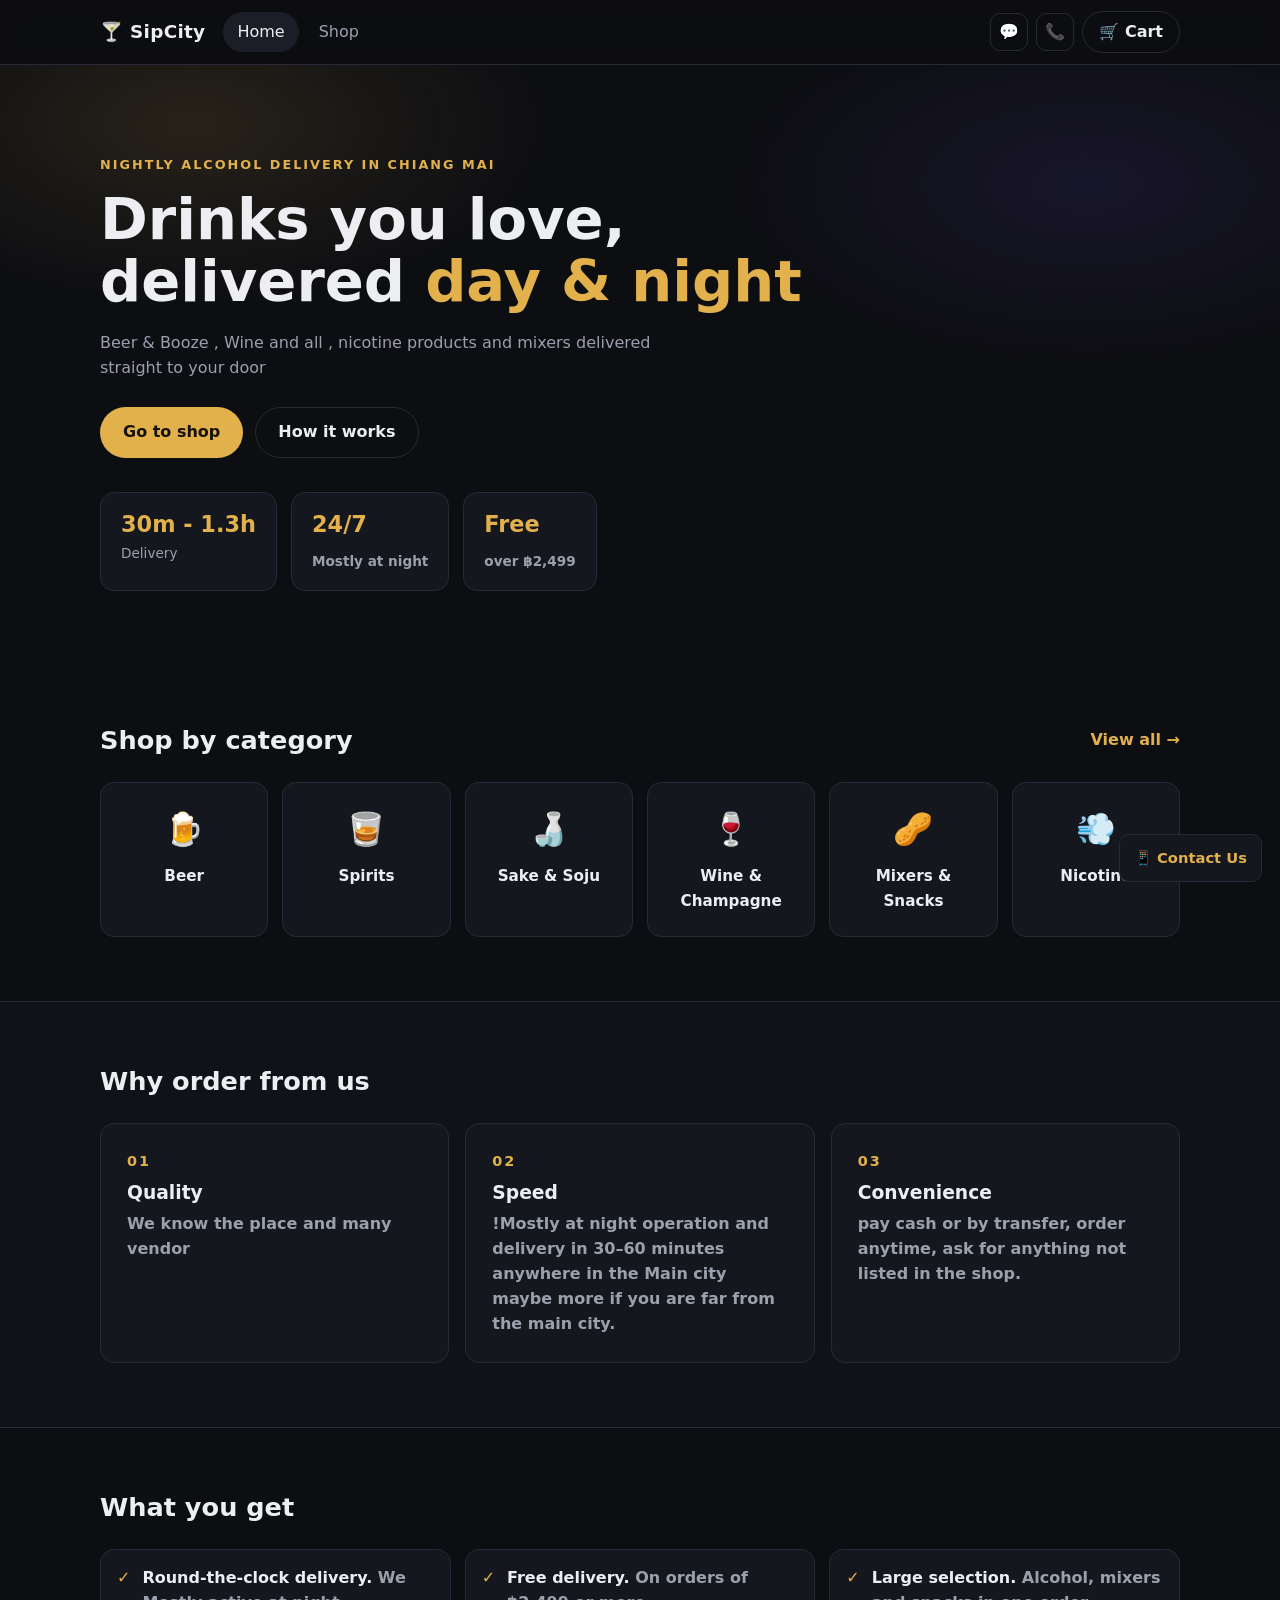
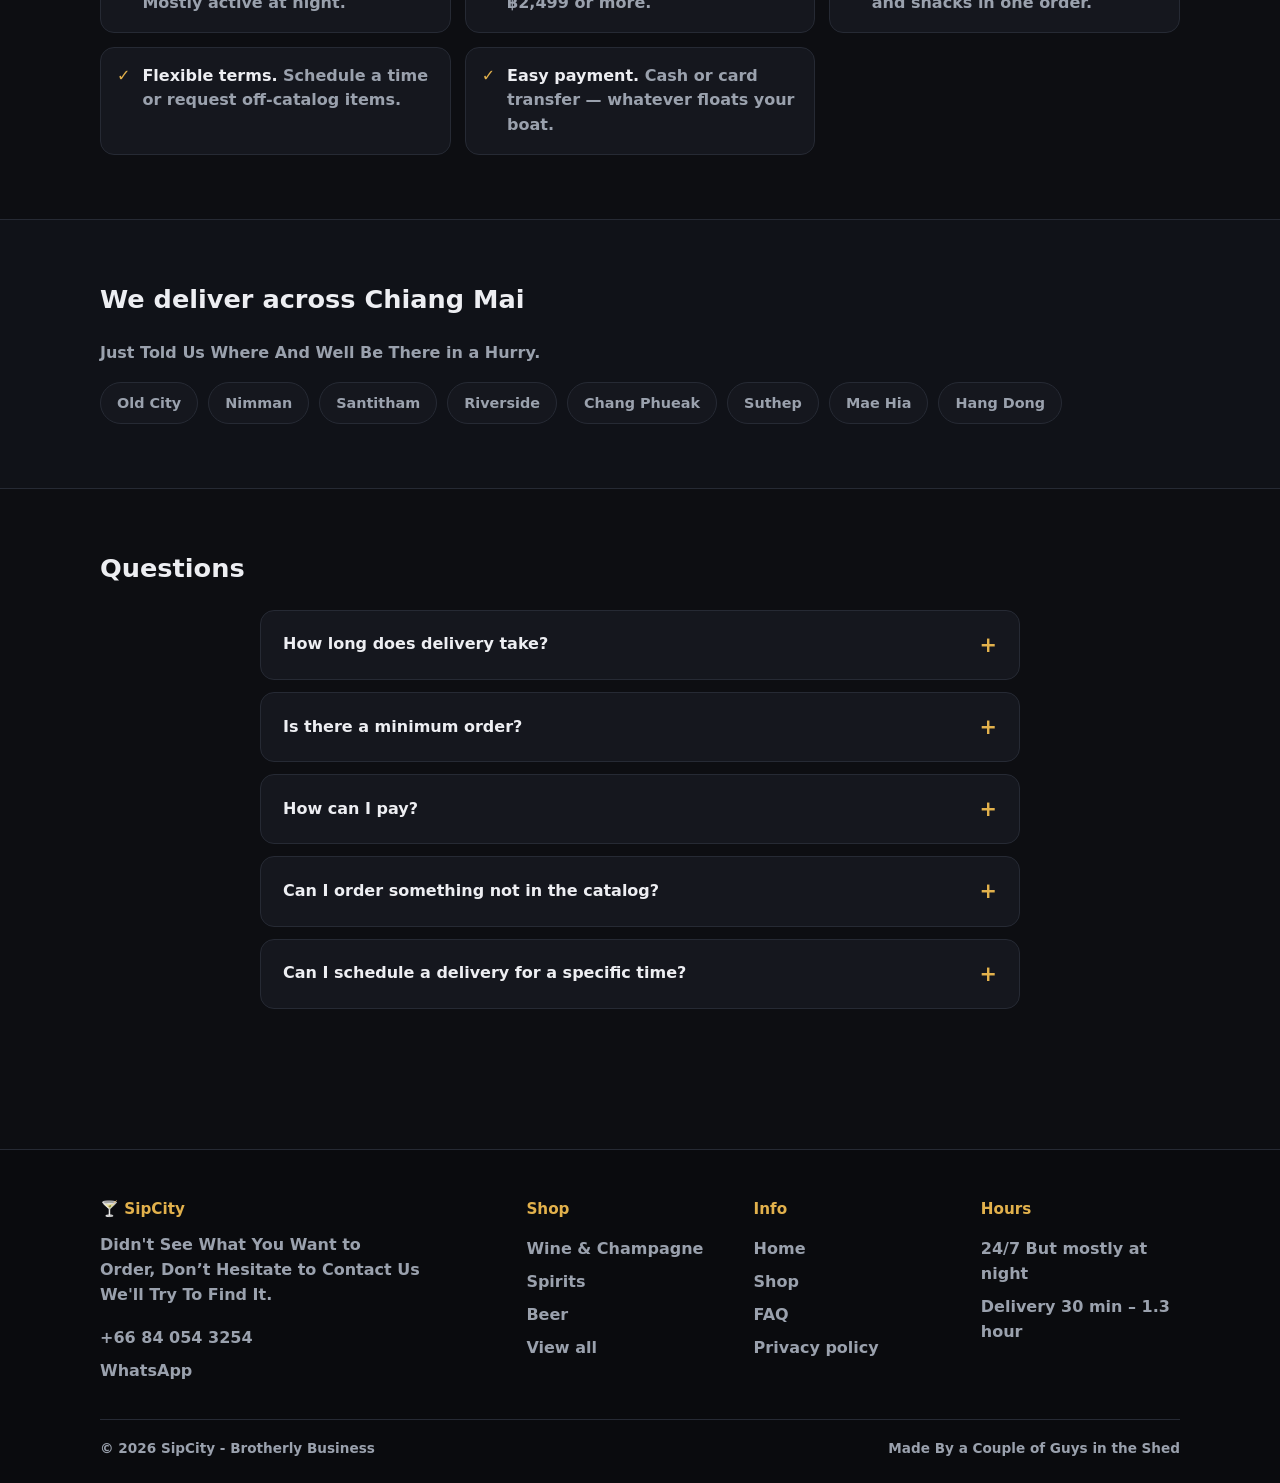
<file: index.html>
<!DOCTYPE html>
<html lang="en">
<head>
  <meta charset="UTF-8" />
  <meta name="viewport" content="width=device-width, initial-scale=1.0" />
  <title>SipCity — 24/7 Alcohol Delivery </title>
  <meta name="description" content="Static template: 24/7 alcohol delivery landing page. All content is a placeholder." />
  <link rel="icon" href="data:image/svg+xml,<svg xmlns='http://www.w3.org/2000/svg' viewBox='0 0 100 100'><text y='.9em' font-size='90'>🍸</text></svg>" />
  <link rel="stylesheet" href="css/styles.css" />
</head>
<body>

  <!-- ================= HEADER ================= -->
  <header class="header">
    <div class="container header__inner">
      <a class="logo" href="index.html">🍸 <span data-brand>SipCity</span></a>
      <nav class="nav">
        <a href="index.html" class="nav__link nav__link--active">Home</a>
        <a href="shop.html" class="nav__link">Shop</a>
      </nav>
      <div class="header__actions">
        <!-- CONTACT PLACEHOLDERS: hrefs come from js/data.js -->
        <a class="icon-btn" data-wa href="#" target="_blank" rel="noopener" title="WhatsApp">💬</a>
        <a class="icon-btn" data-tel href="#" title="Call">📞</a>
        <button class="btn btn--cart" type="button" data-cart-open>🛒 Cart <span class="cart-badge" data-cart-badge style="display:none">0</span></button>
      </div>
    </div>
  </header>

  <main>
    <!-- ================= HERO ================= -->
    <section class="hero">
      <div class="container hero__inner">
        <p class="hero__kicker">nightly alcohol delivery in <span data-city>Chiang Mai</span></p>
        <h1 class="hero__title">Drinks you love,<br />delivered <span class="accent">At Night</span></h1>
        <p class="hero__text">
         
        </p>
        <div class="hero__cta">
          <a class="btn btn--primary" href="shop.html" data-i18n="goToShop">Go to shop</a>
          <a class="btn btn--ghost" href="#faq" data-i18n="howItWorks">How it works</a>
        </div>
        <ul class="hero__stats">
          <li><strong>30m - 1.3h</strong><span>Delivery</span></li>
          <li><strong>24/7<strong><span>Mostly at night</span></li>
          <li><strong>Free</strong><span>over <span data-free-min>฿2,499</span></span></li>
        </ul>
      </div>
    </section>

    <!-- ================= CATEGORIES ================= -->
    <section class="section">
      <div class="container">
        <div class="section__head">
          <h2 data-i18n="shopByCategory">Shop by category</h2>
          <a class="link" href="shop.html" data-i18n="viewAll">View all →</a>
        </div>
        <div class="cat-grid" id="catGrid"><!-- tiles injected by js/app.js --></div>
      </div>
    </section>

    <!-- ================= WHY US ================= -->
    <section class="section section--alt">
      <div class="container">
        <div class="section__head"><h2 data-i18n="whyOrder">Why order from us</h2></div>
        <div class="why-grid">
          <div class="why-card">
            <div class="why-card__num">01</div>
            <h3 data-i18n="quality">Quality</h3>
            <p>We know the place and many vendor</p>
          </div>
          <div class="why-card">
            <div class="why-card__num">02</div>
            <h3 data-i18n="speed">Speed</h3>
            <p>!Mostly at night operation and delivery in 30–60 minutes anywhere in the Main city maybe more if you are far from the main city.</p>
          </div>
          <div class="why-card">
            <div class="why-card__num">03</div>
            <h3 data-i18n="convenience">Convenience</h3>
            <p>pay cash or by transfer, order anytime, ask for anything not listed in the shop.</p>
          </div>
        </div>
      </div>
    </section>

    <!-- ================= FEATURES ================= -->
    <section class="section">
      <div class="container">
        <div class="section__head"><h2 data-i18n="whatYouGet">What you get</h2></div>
        <ul class="feature-list">
          <li><span class="check">✓</span><span><strong data-i18n="roundTheClock">Round-the-clock delivery.</strong> <span class="muted">We Mostly active at night.</span></span></li>
          <li><span class="check">✓</span><span><strong data-i18n="freeDelivery">Free delivery.</strong> <span class="muted">On orders of <span data-free-min>฿2,499</span> or more.</span></span></li>
          <li><span class="check">✓</span><span><strong data-i18n="largeSelection">Large selection.</strong> <span class="muted">Alcohol, mixers and snacks in one order.</span></span></li>
          <li><span class="check">✓</span><span><strong data-i18n="flexibleTerms">Flexible terms.</strong> <span class="muted">Schedule a time or request off-catalog items.</span></span></li>
          <li><span class="check">✓</span><span><strong data-i18n="easyPayment">Easy payment.</strong> <span class="muted">Cash or card transfer — whatever floats your boat.</span></span></li>
        </ul>
      </div>
    </section>

    <!-- ================= DELIVERY AREAS ================= -->
    <section class="section section--alt">
      <div class="container">
        <div class="section__head"><h2 data-i18n="deliverAcross">We deliver across <span data-city>Chiang Mai</span></h2></div>
        <p class="muted" style="margin-top:0">Just Told Us Where And Well Be There in a Hurry.</p>
        <div class="chips">
          <span class="chip">Old City</span>
          <span class="chip">Nimman</span>
          <span class="chip">Santitham</span>
          <span class="chip">Riverside</span>
          <span class="chip">Chang Phueak</span>
          <span class="chip">Suthep</span>
          <span class="chip">Mae Hia</span>
          <span class="chip">Hang Dong</span>
        </div>
      </div>
    </section>

    <!-- ================= FAQ ================= -->
    <section class="section" id="faq">
      <div class="container">
        <div class="section__head"><h2 data-i18n="questions">Questions</h2></div>
        <div class="faq">
          <details>
            <summary>How long does delivery take?</summary>
            <p>typically 30 minutes to 1.3 hour, depending on your location and , depending on where are you and the amount of order.</p>
          </details>
          <details>
            <summary>Is there a minimum order?</summary>
            <p> no minimum, Delivery is free on orders of <span data-free-min>฿2,499</span> or more.</p>
          </details>
          <details>
            <summary>How can I pay?</summary>
            <p>cash on delivery or bank/card transfer.</p>
          </details>
          <details>
            <summary>Can I order something not in the catalog?</summary>
            <p>yes, message us and we will try to source it, we'll let you know if we have it on our hand.</p>
          </details>
          <details>
            <summary>Can I schedule a delivery for a specific time?</summary>
            <p>yes, pick a convenient and reasonable time slot in the order notes or via messenger.</p>
          </details>
        </div>
      </div>
    </section>
  </main>

  <!-- ================= FOOTER ================= -->
  <footer class="footer">
    <div class="container">
      <div class="footer__grid">
        <div>
          <h4>🍸 <span data-brand>SipCity</span></h4>
          <p>Didn't See What You Want to Order, Don’t Hesitate to Contact Us We'll Try To Find It.</p>
          <!-- CONTACT PLACEHOLDERS -->
          <a data-tel href="#"><span data-phone>+66 XX XXX XXXX</span></a>
          <a data-wa href="#" target="_blank" rel="noopener">WhatsApp</a>
        </div>
        <div>
          <h4 data-i18n="footerShop">Shop</h4>
          <a href="shop.html?cat=wine">Wine &amp; Champagne</a>
          <a href="shop.html?cat=spirits">Spirits</a>
          <a href="shop.html?cat=beer">Beer</a>
          <a href="shop.html" data-i18n="viewAllNoArrow">View all</a>
        </div>
        <div>
          <h4 data-i18n="footerInfo">Info</h4>
          <a href="index.html" data-i18n="home">Home</a>
          <a href="shop.html" data-i18n="shop">Shop</a>
          <a href="#faq" data-i18n="faq">FAQ</a>
          <a href="#" title="Add your privacy policy page" data-i18n="privacyPolicy">Privacy policy</a>
        </div>
        <div>
          <h4 data-i18n="footerHours">Hours</h4>
          <a data-i18n="hours24_7">24/7</a>
          <a data-i18n="deliveryTime">Delivery 30 min–1.30 hour</a>
        </div>
      </div>
      <div class="footer__bottom">
        <span>© 2026 <span data-brand>SipCity</span> - Brotherly Business</span>
        <span>Made By a Couple of Guys in the Shed</span>
      </div>
    </div>
  </footer>

  <script src="js/data.js"></script>
  <script src="js/app.js"></script>
</body>
</html>
</file>
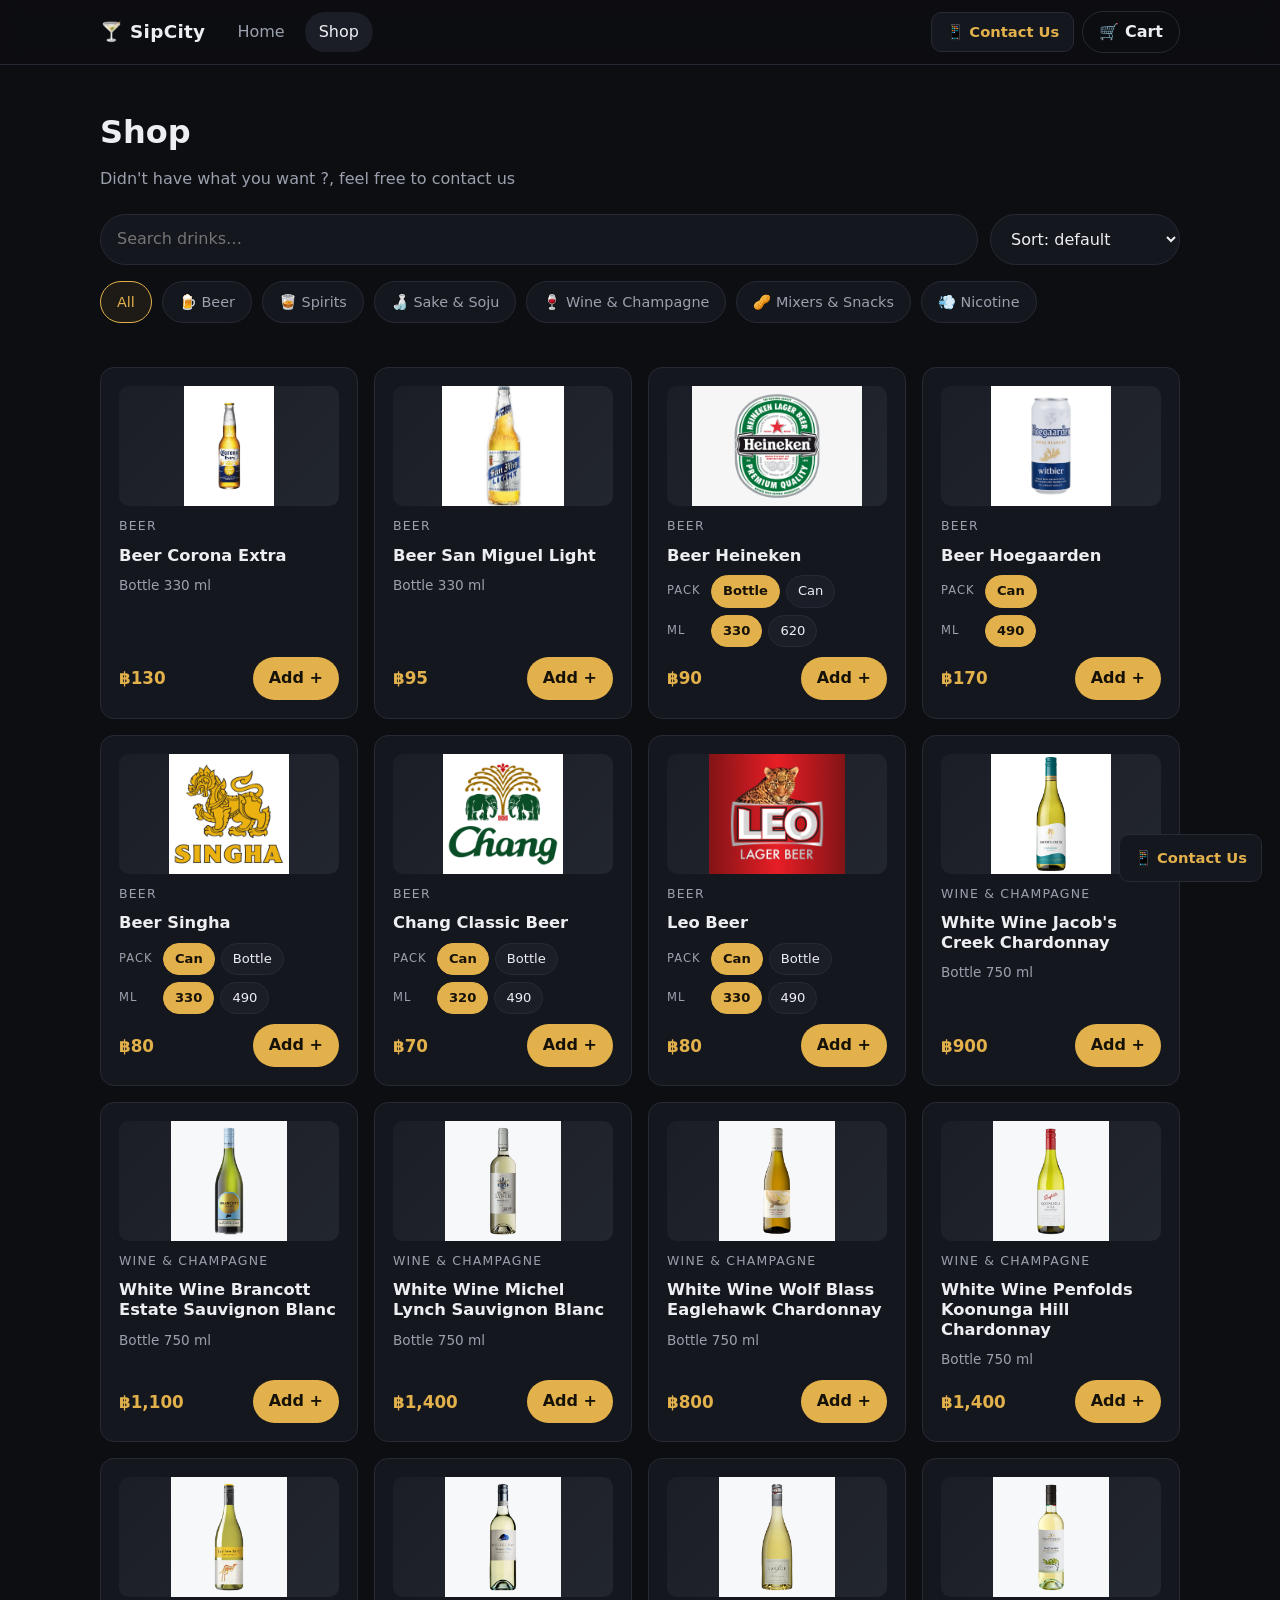
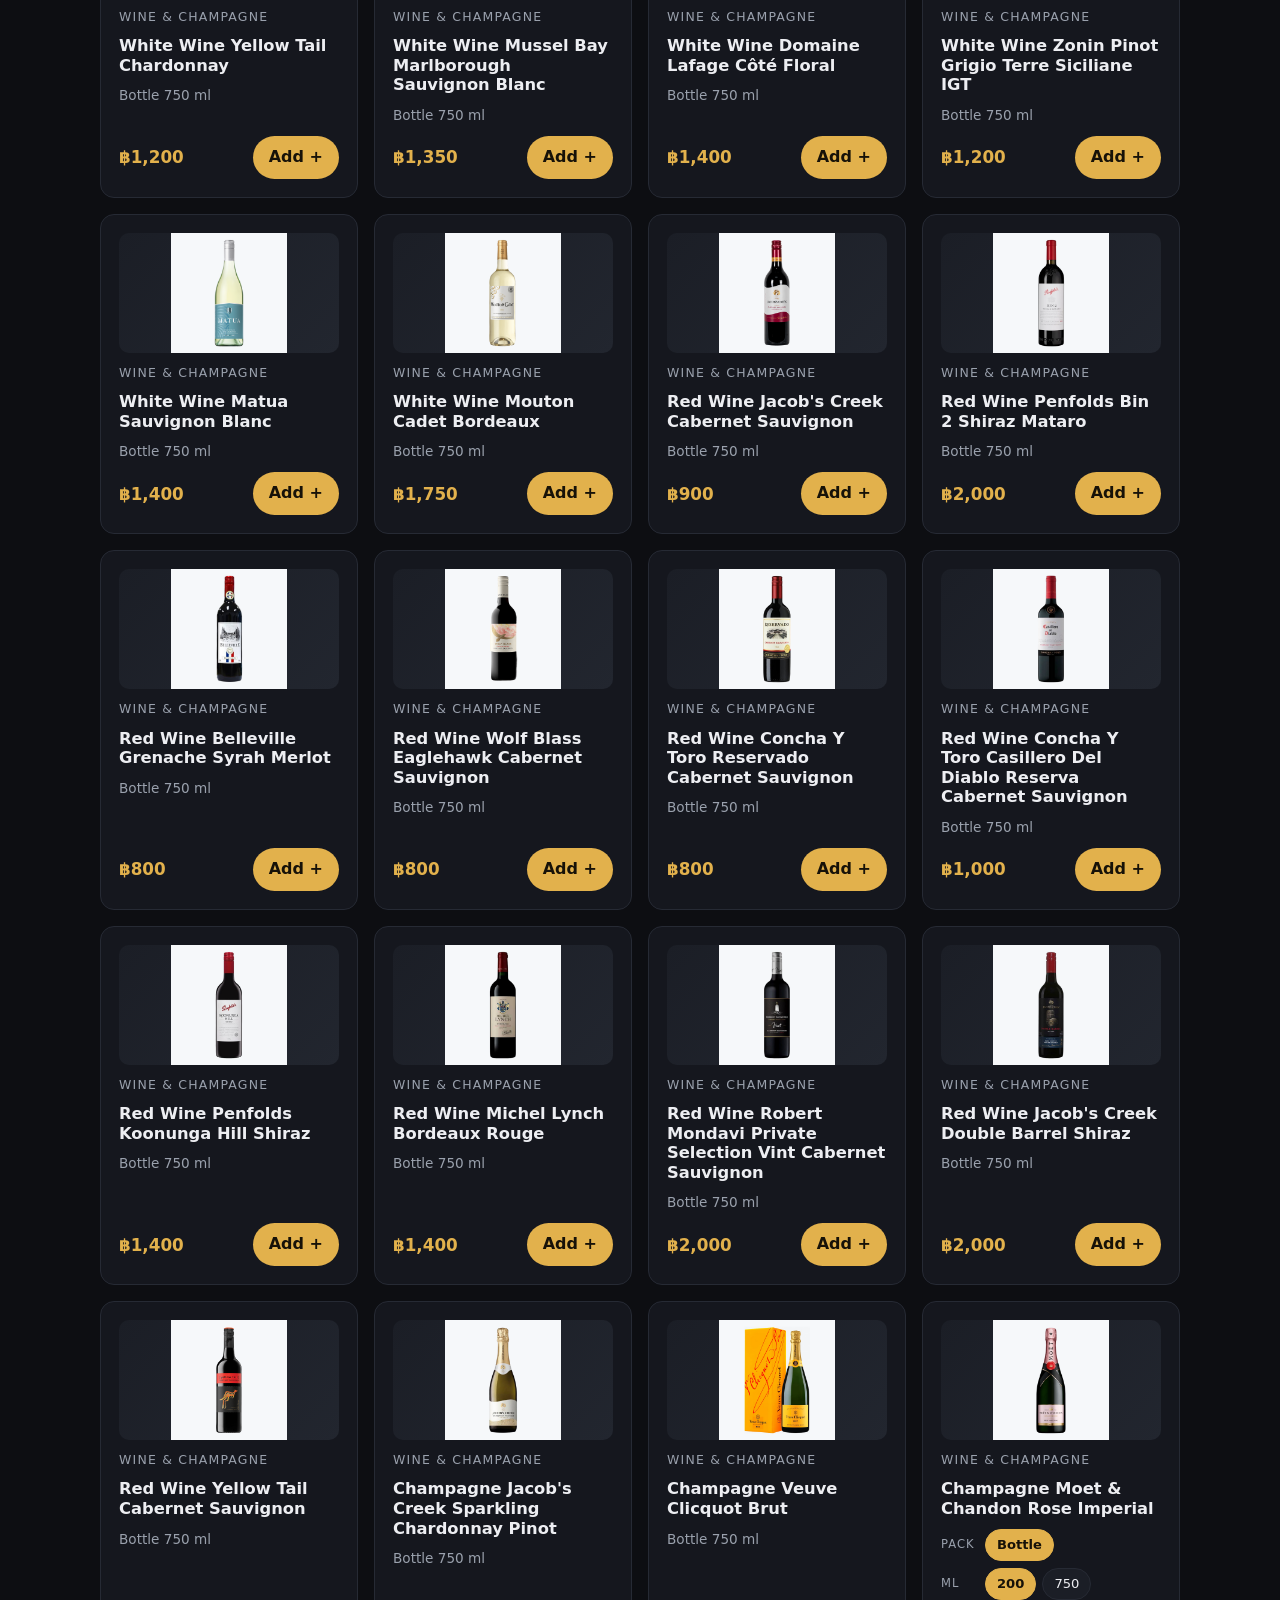
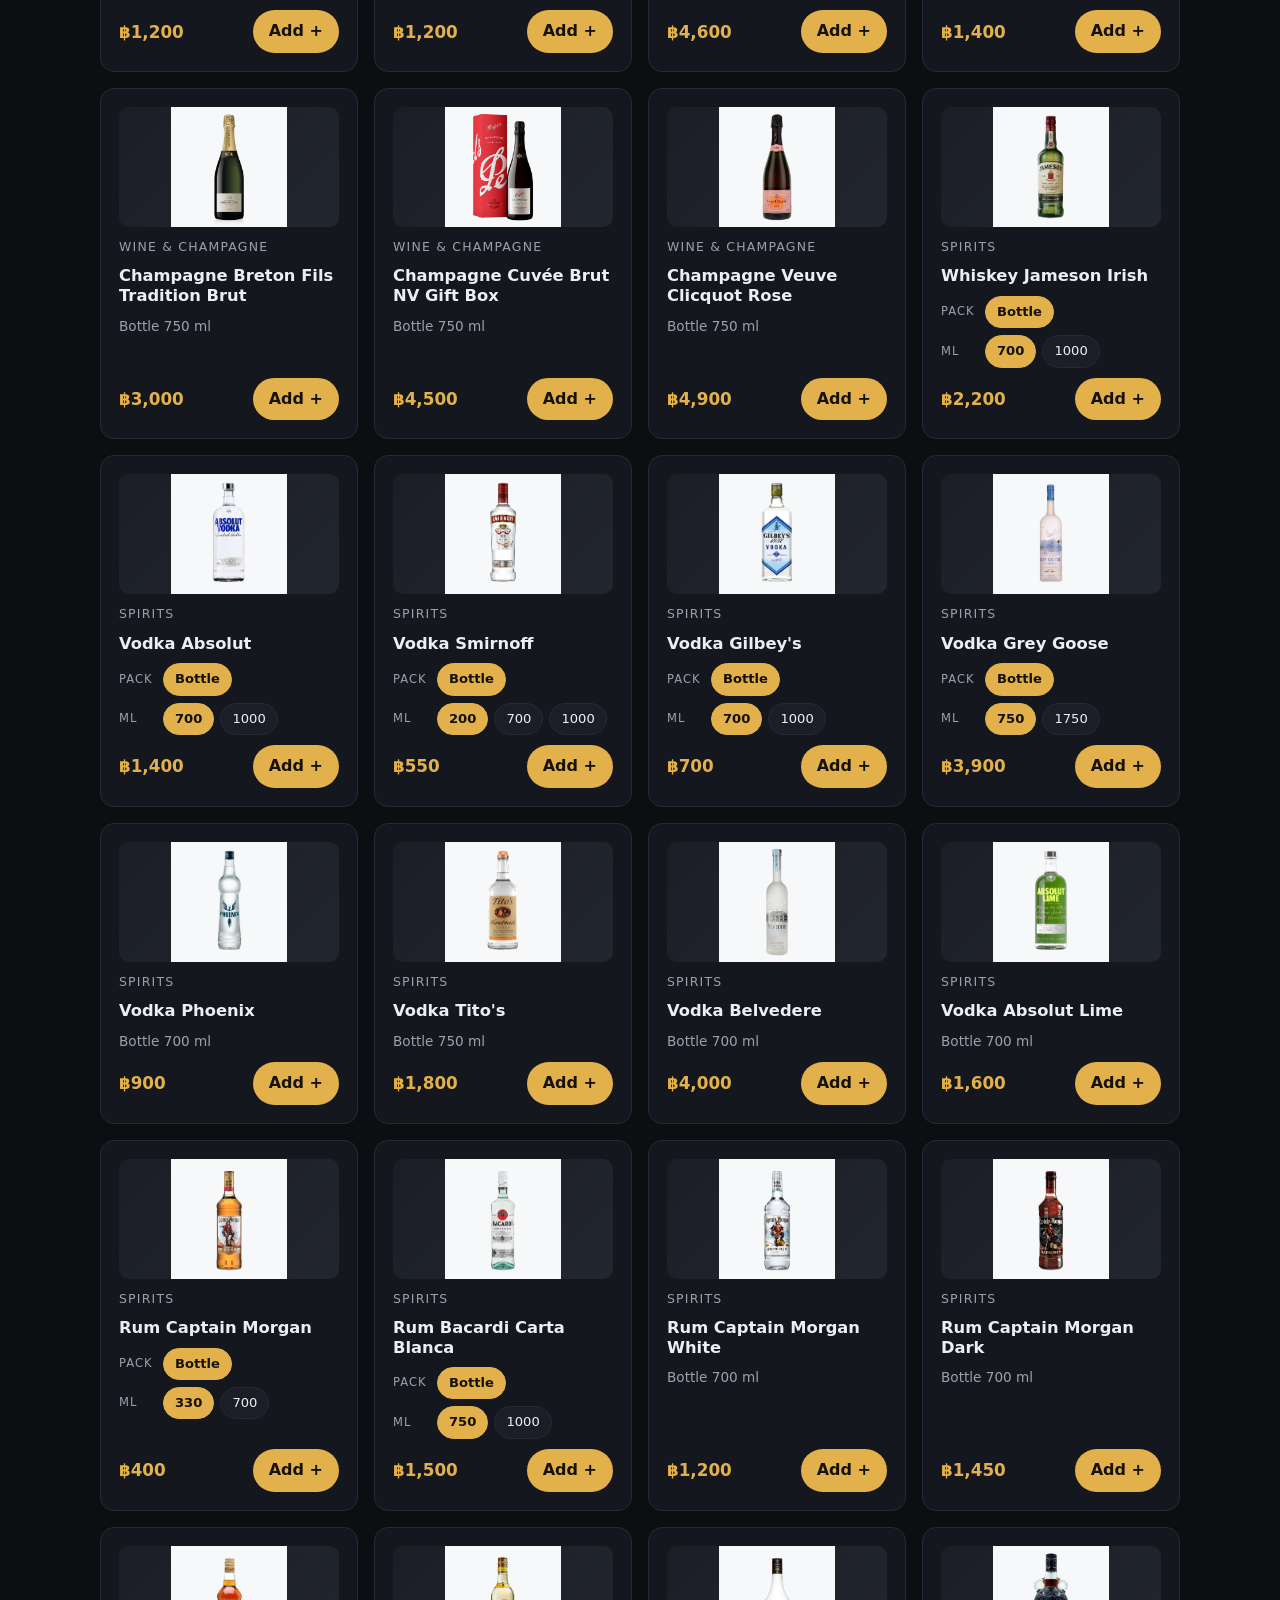
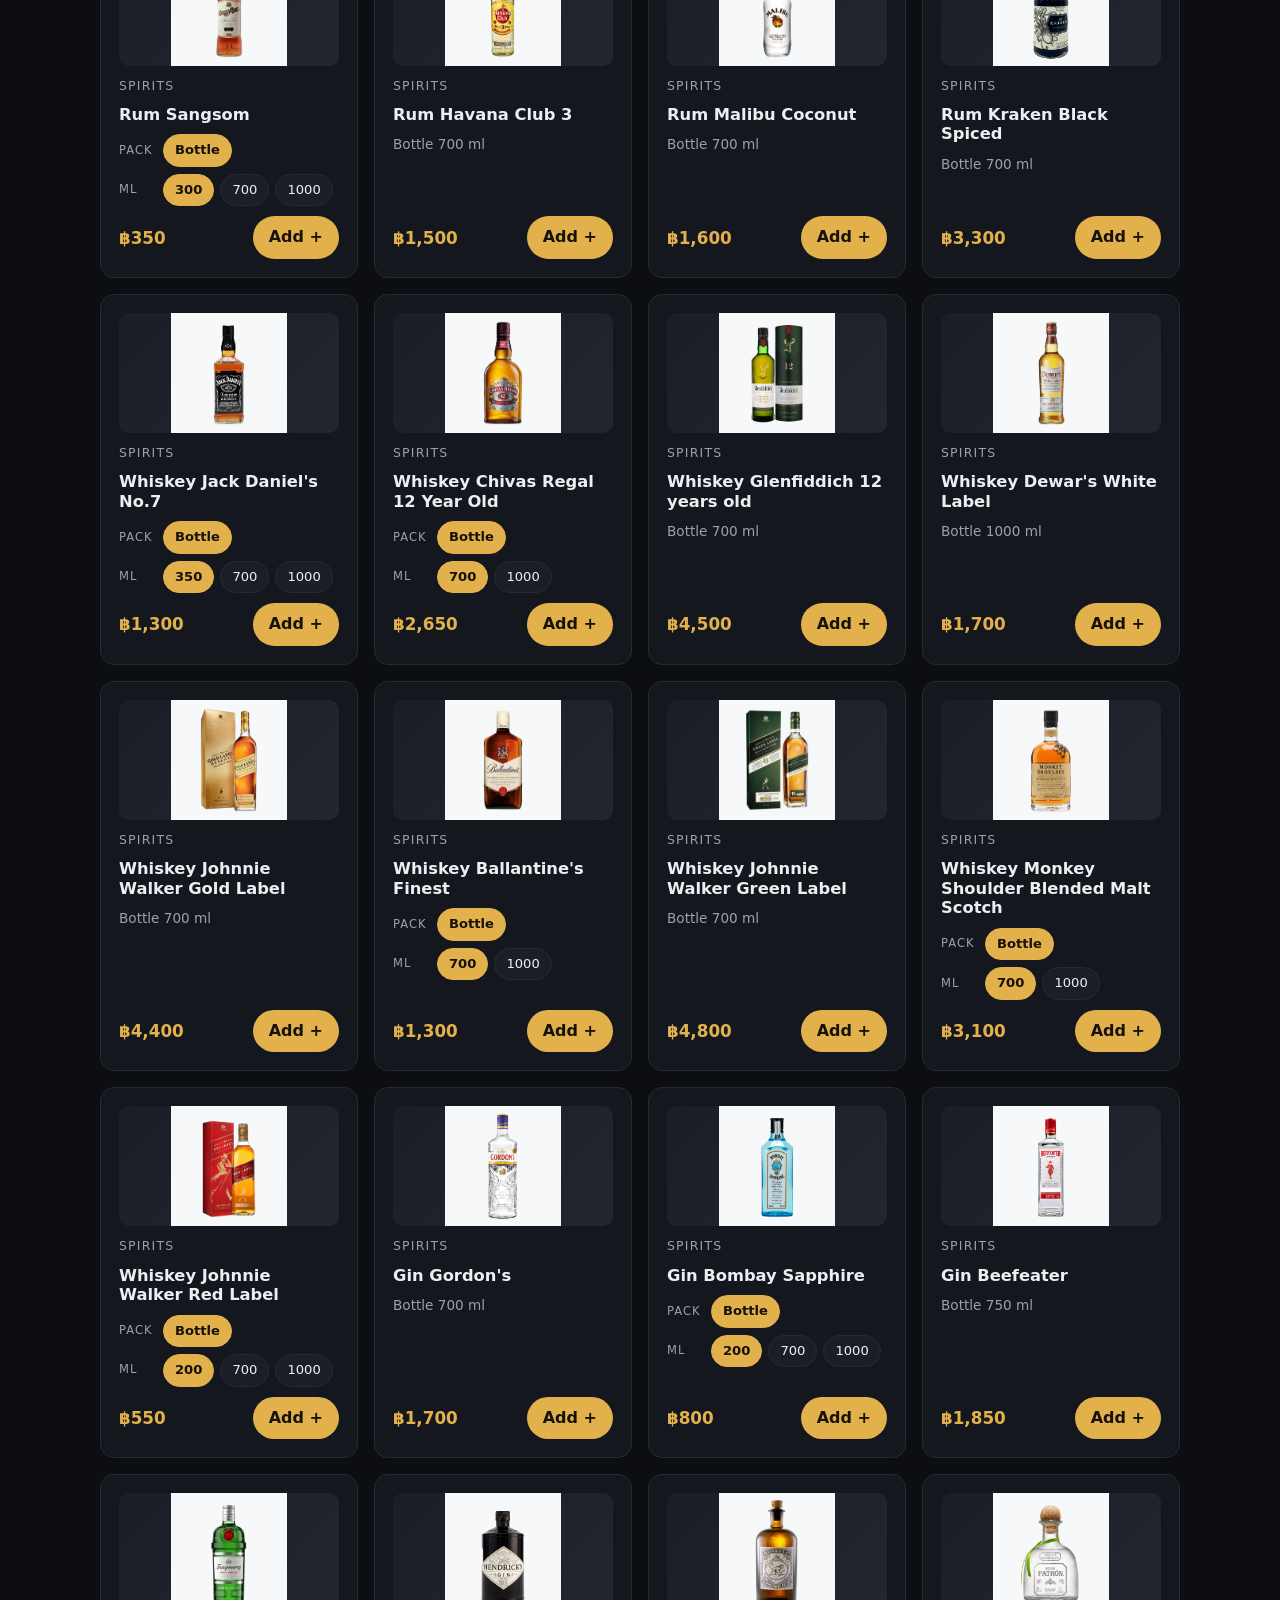
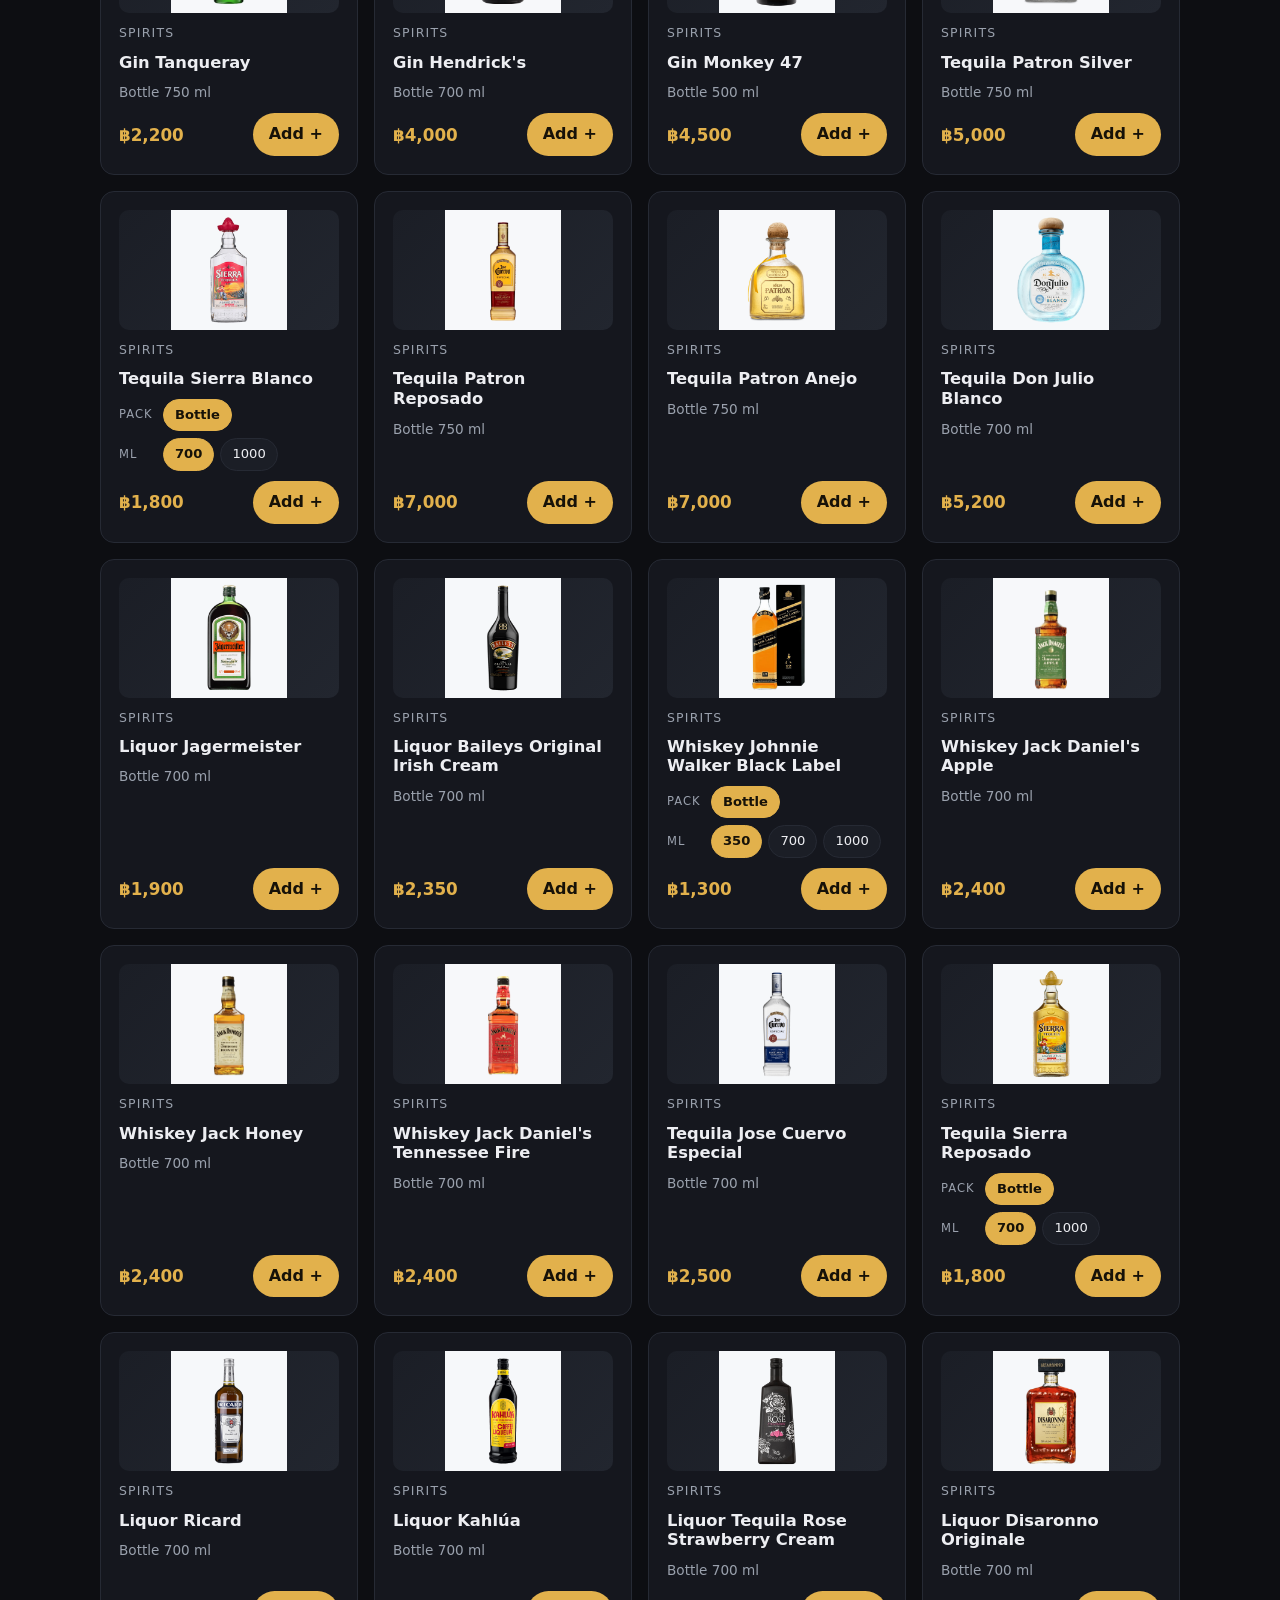
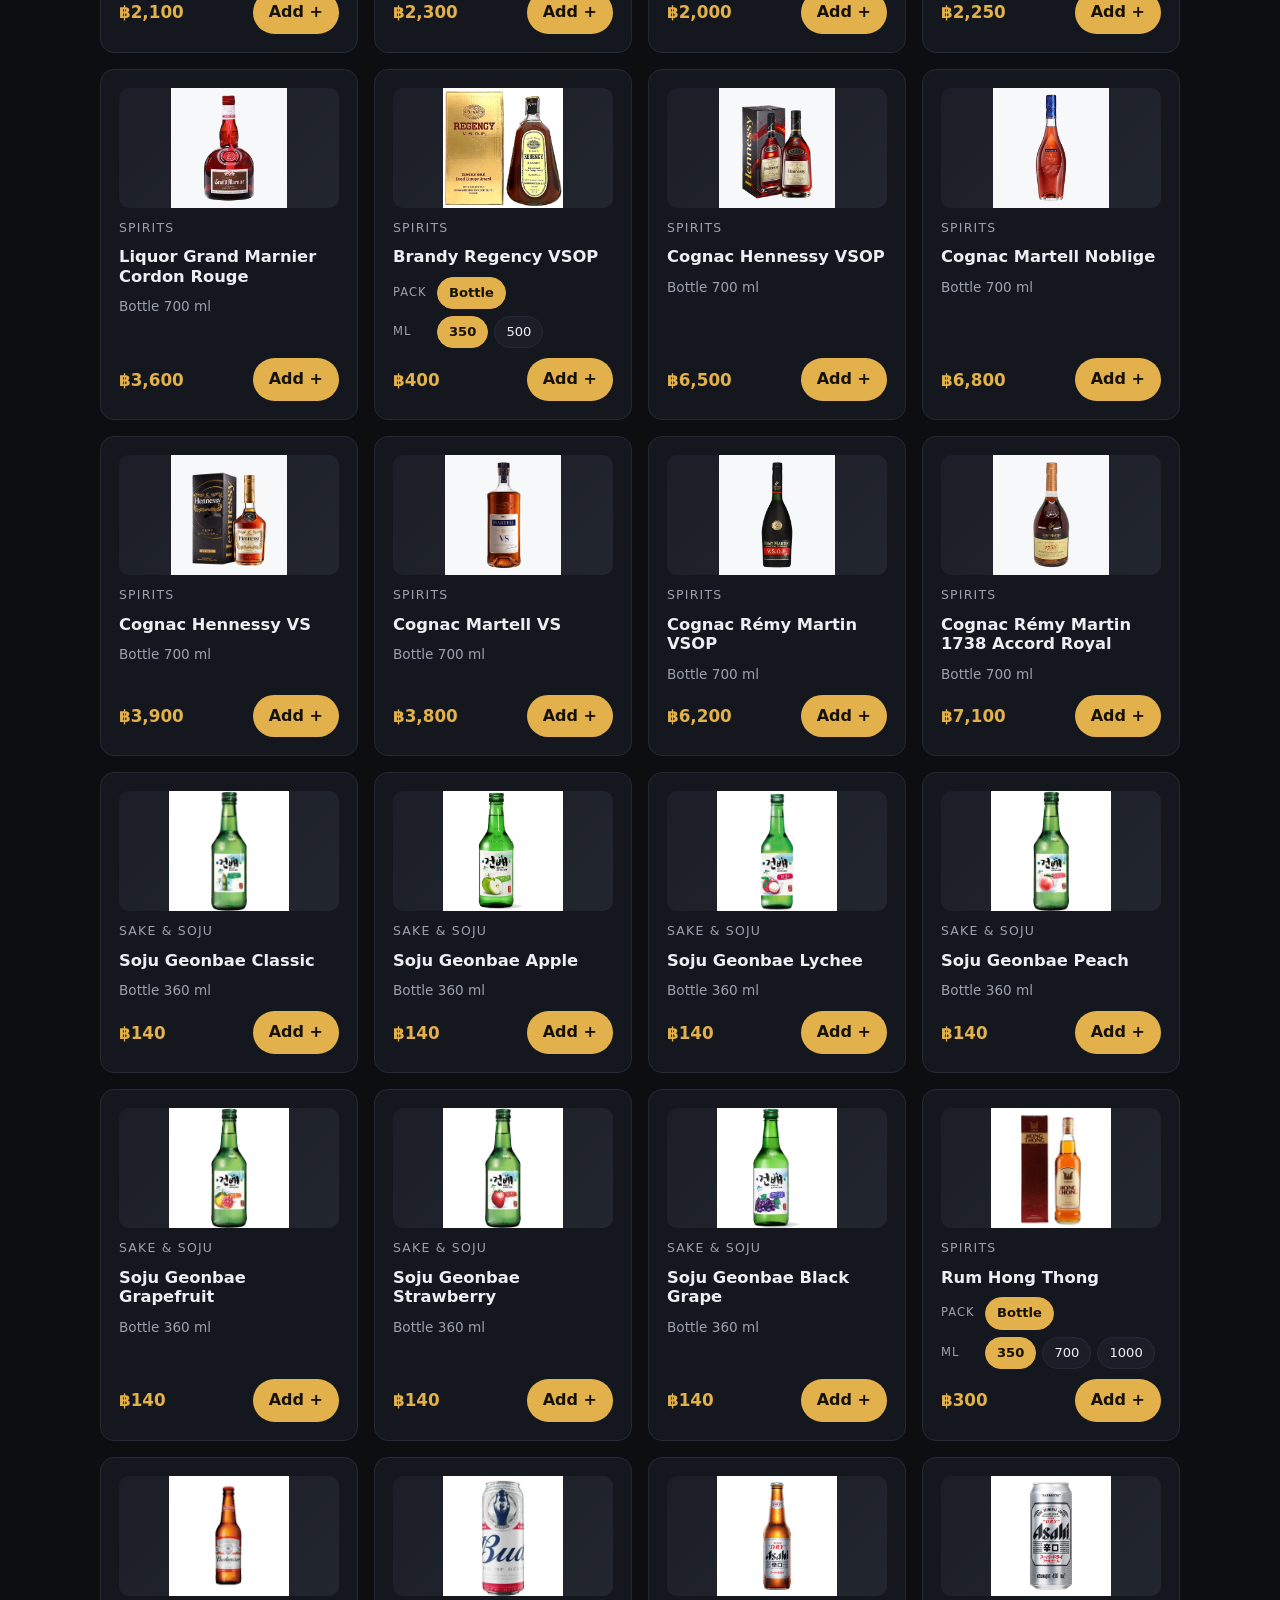
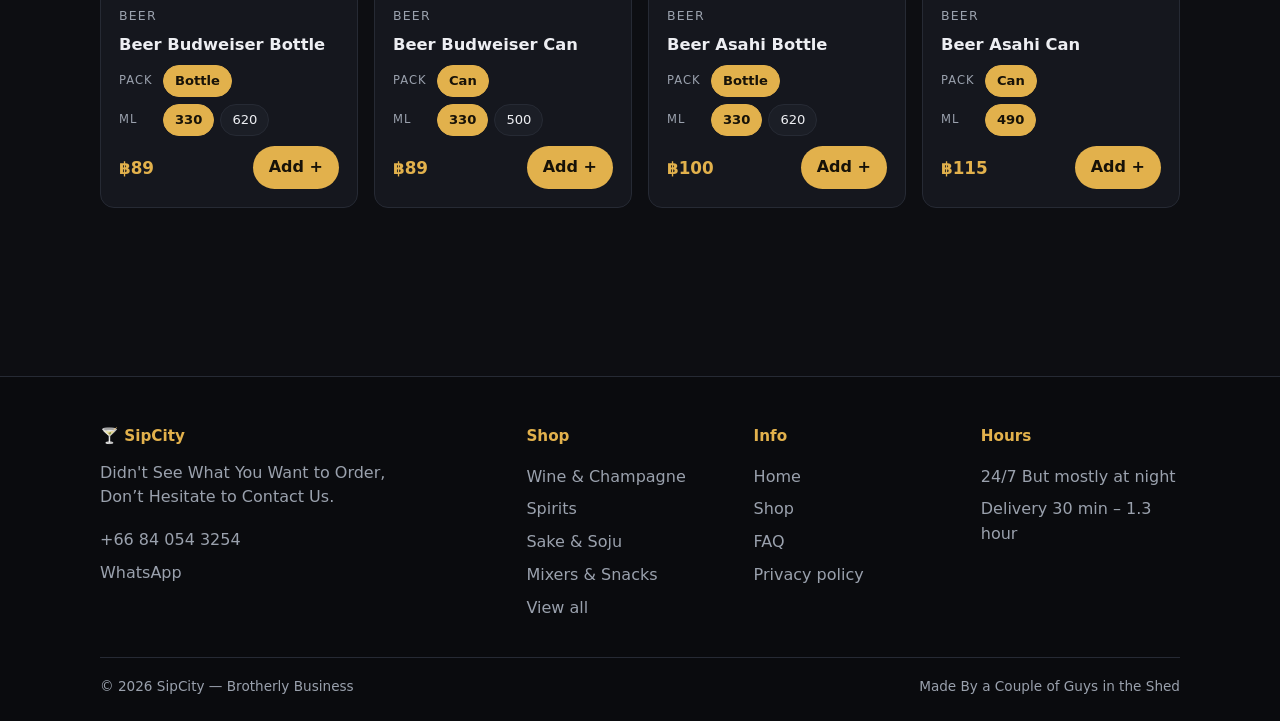
<file: shop.html>
<!DOCTYPE html>
<html lang="en">
<head>
  <meta charset="UTF-8" />
  <meta name="viewport" content="width=device-width, initial-scale=1.0" />
  <title>Shop — SipCity (Template)</title>
  <meta name="description" content="Static template: product catalog page. All products and prices are placeholders." />
  <link rel="icon" href="data:image/svg+xml,<svg xmlns='http://www.w3.org/2000/svg' viewBox='0 0 100 100'><text y='.9em' font-size='90'>🍸</text></svg>" />
  <link rel="stylesheet" href="css/styles.css" />
</head>
<body>

  <!-- ================= HEADER ================= -->
  <header class="header">
    <div class="container header__inner">
      <a class="logo" href="index.html">🍸 <span data-brand>SipCity</span></a>
      <nav class="nav">
        <a href="index.html" class="nav__link" data-i18n="home">Home</a>
        <a href="shop.html" class="nav__link nav__link--active" data-i18n="shop">Shop</a>
      </nav>
      <div class="header__actions">
        <!-- CONTACT PLACEHOLDERS: hrefs come from js/data.js -->
        <a class="contact-us" data-wa href="#" target="_blank" rel="noopener" title="Contact Us">📱 Contact Us</a>
        <button class="btn btn--cart" type="button" data-cart-open>🛒 Cart <span class="cart-badge" data-cart-badge style="display:none">0</span></button>
      </div>
    </div>
  </header>

  <main>
    <!-- ================= SHOP CONTROLS ================= -->
    <section class="shop-head">
      <div class="container">
        <h1 data-i18n="shopTitle">Shop</h1>
        <p class="muted">Didn't have what you want ?, feel free to contact us</p>
        <div class="shop-controls">
          <input type="search" id="searchInput" placeholder="Search drinks…" aria-label="Search" />
          <select id="sortSelect" aria-label="Sort">
            <option value="default">Sort: default</option>
            <option value="price-asc">Price: low → high</option>
            <option value="price-desc">Price: high → low</option>
            <option value="name">Name A–Z</option>
          </select>
        </div>
        <div class="chips" id="catChips"><!-- filter chips injected by js/app.js --></div>
        <div class="chips chips--sub" id="originChips" hidden><!-- Thai / Non-Thai subcategory chips injected by js/app.js --></div>
        <div class="chips chips--sub" id="subcatChips" hidden><!-- spirit subcategory chips injected by js/app.js --></div>
      </div>
    </section>

    <!-- ================= PRODUCTS ================= -->
    <section class="section" style="padding-top:24px">
      <div class="container">
        <div class="product-grid" id="productGrid"></div>
        <p class="muted" id="emptyMsg" hidden>No drinks match your search.</p>
      </div>
    </section>
  </main>

  <!-- ================= FOOTER ================= -->
  <footer class="footer">
    <div class="container">
      <div class="footer__grid">
        <div>
          <h4>🍸 <span data-brand>SipCity</span></h4>
          <p>Didn't See What You Want to Order, Don’t Hesitate to Contact Us.<p>
          <!-- CONTACT PLACEHOLDERS -->
          <a data-tel href="#"><span data-phone>+66 84 054 3254</span></a>
          <a data-wa href="#" target="_blank" rel="noopener">WhatsApp</a>
        </div>
        <div>
          <h4 data-i18n="footerShop">Shop</h4>
          <a href="shop.html?cat=wine">Wine &amp; Champagne</a>
          <a href="shop.html?cat=spirits">Spirits</a>
          <a href="shop.html?cat=sake-soju">Sake &amp; Soju</a>
          <a href="shop.html?cat=mixers">Mixers &amp; Snacks</a>
          <a href="shop.html" data-i18n="viewAllNoArrow">View all</a>
        </div>
        <div>
          <h4 data-i18n="footerInfo">Info</h4>
          <a href="index.html" data-i18n="home">Home</a>
          <a href="shop.html" data-i18n="shop">Shop</a>
          <a href="index.html#faq" data-i18n="faq">FAQ</a>
          <a href="#" title="Add your privacy policy page" data-i18n="privacyPolicy">Privacy policy</a>
        </div>
        <div>
          <h4 data-i18n="footerHours">Hours</h4>
          <a data-i18n="hours24_7">24/7 But Mostly At Night</a>
          <a data-i18n="deliveryTime">Delivery 30 min–1.30 hour, depending on where are you and the amount of order.</a>
        </div>
      </div>
      <div class="footer__bottom">
        <span>© 2026 <span data-brand>SipCity</span> — Brotherly Business</span>
        <span>Made By a Couple of Guys in the Shed</span>
      </div>
    </div>
  </footer>

  <script src="js/data.js"></script>
  <script src="js/app.js"></script>
</body>
</html>
</file>
<file: css/styles.css>
/* =========================================================
   SIPCITY TEMPLATE — dark theme
   Edit the tokens below to restyle the whole site.
   ========================================================= */

:root {
  --bg: #0d0e12;
  --bg-2: #101218;
  --surface: #15171e;
  --surface-2: #1b1e26;
  --border: #262a34;
  --text: #edeef2;
  --muted: #9aa1ad;
  --accent: #e2b14c;
  --accent-ink: #171208;
  --danger: #e26363;
  --radius: 14px;
  --container: 1120px;
}

/* ---------- base ---------- */
* { box-sizing: border-box; }
html { scroll-behavior: smooth; }
body {
  margin: 0;
  font-family: system-ui, -apple-system, "Segoe UI", Roboto, Arial, sans-serif;
  background: var(--bg);
  color: var(--text);
  line-height: 1.55;
  -webkit-font-smoothing: antialiased;
}
img { max-width: 100%; }
a { color: inherit; text-decoration: none; }
button { font: inherit; color: inherit; cursor: pointer; border: none; background: none; }
h1, h2, h3 { line-height: 1.2; }
code { background: var(--surface-2); padding: 1px 6px; border-radius: 6px; font-size: .85em; }
.container { max-width: var(--container); margin: 0 auto; padding: 0 20px; }
.muted { color: var(--muted); }
.link { color: var(--accent); font-weight: 600; }
.link:hover { text-decoration: underline; }

/* ---------- header ---------- */
.header {
  position: sticky; top: 0; z-index: 50;
  background: rgba(13, 14, 18, .85);
  backdrop-filter: blur(10px);
  border-bottom: 1px solid var(--border);
}
.header__inner { display: flex; align-items: center; gap: 18px; height: 64px; }
.logo { font-weight: 800; font-size: 1.15rem; letter-spacing: .3px; white-space: nowrap; }
.nav { display: flex; gap: 6px; }
.nav__link { padding: 8px 14px; border-radius: 999px; color: var(--muted); }
.nav__link:hover { color: var(--text); }
.nav__link--active { color: var(--text); background: var(--surface-2); }
.header__actions { margin-left: auto; display: flex; align-items: center; gap: 8px; }
.icon-btn {
  width: 38px; height: 38px; display: grid; place-items: center;
  border: 1px solid var(--border); border-radius: 10px; font-size: 1rem;
}
.icon-btn:hover { border-color: var(--accent); }

/* ---------- buttons ---------- */
.btn {
  display: inline-flex; align-items: center; gap: 8px;
  padding: 12px 22px; border-radius: 999px; font-weight: 600;
  border: 1px solid transparent; transition: .2s;
}
.btn--primary { background: var(--accent); color: var(--accent-ink); }
.btn--primary:hover { filter: brightness(1.08); }
.btn--ghost { border-color: var(--border); color: var(--text); }
.btn--ghost:hover { border-color: var(--accent); }
.btn--cart { padding: 8px 16px; border: 1px solid var(--border); border-radius: 999px; }
.btn--cart:hover { border-color: var(--accent); }
.cart-badge {
  display: inline-grid; place-items: center;
  min-width: 20px; height: 20px; padding: 0 5px; border-radius: 999px;
  background: var(--accent); color: var(--accent-ink);
  font-size: .75rem; font-weight: 700;
}
@keyframes pulse { 0% { transform: scale(1); } 40% { transform: scale(1.35); } 100% { transform: scale(1); } }
.cart-badge.pulse { animation: pulse .3s; }

/* ---------- hero ---------- */
.hero {
  padding: 90px 0 70px;
  background:
    radial-gradient(600px 300px at 15% 10%, rgba(226, 177, 76, .12), transparent 60%),
    radial-gradient(600px 300px at 85% 20%, rgba(120, 90, 255, .10), transparent 60%);
}
.hero__kicker {
  color: var(--accent); text-transform: uppercase;
  letter-spacing: 2px; font-size: .8rem; font-weight: 700; margin: 0 0 14px;
}
.hero__title { font-size: clamp(2.2rem, 5vw, 3.6rem); line-height: 1.08; margin: 0 0 18px; font-weight: 800; }
.accent { color: var(--accent); }
.hero__text { max-width: 560px; color: var(--muted); margin: 0 0 26px; }
.hero__cta { display: flex; gap: 12px; flex-wrap: wrap; margin-bottom: 34px; }
.hero__stats { display: flex; gap: 14px; list-style: none; padding: 0; margin: 0; flex-wrap: wrap; }
.hero__stats li {
  background: var(--surface); border: 1px solid var(--border);
  border-radius: var(--radius); padding: 14px 20px; min-width: 130px;
}
.hero__stats strong { display: block; font-size: 1.4rem; color: var(--accent); }
.hero__stats span { color: var(--muted); font-size: .85rem; }

/* ---------- sections ---------- */
.section { padding: 64px 0; }
.section--alt { background: var(--bg-2); border-top: 1px solid var(--border); border-bottom: 1px solid var(--border); }
.section__head { display: flex; align-items: center; justify-content: space-between; gap: 12px; margin-bottom: 26px; }
.section__head h2 { margin: 0; font-size: 1.6rem; }

/* ---------- category tiles ---------- */
.cat-grid { display: grid; grid-template-columns: repeat(auto-fill, minmax(150px, 1fr)); gap: 14px; }
.cat-card {
  background: var(--surface); border: 1px solid var(--border);
  border-radius: var(--radius); padding: 22px 14px; text-align: center;
  transition: .2s; display: block;
}
.cat-card:hover { transform: translateY(-4px); border-color: var(--accent); }
.cat-card__icon { font-size: 2rem; display: block; margin-bottom: 10px; }
.cat-card__name { font-weight: 600; font-size: .95rem; }

/* ---------- why us ---------- */
.why-grid { display: grid; grid-template-columns: repeat(auto-fit, minmax(260px, 1fr)); gap: 16px; }
.why-card { background: var(--surface); border: 1px solid var(--border); border-radius: var(--radius); padding: 26px; }
.why-card__num { color: var(--accent); font-weight: 800; font-size: .9rem; letter-spacing: 2px; }
.why-card h3 { margin: 10px 0 8px; }
.why-card p { margin: 0; color: var(--muted); }

/* ---------- features checklist ---------- */
.feature-list {
  display: grid; grid-template-columns: repeat(auto-fit, minmax(280px, 1fr));
  gap: 14px; list-style: none; margin: 0; padding: 0;
}
.feature-list li {
  display: flex; gap: 12px; align-items: flex-start;
  background: var(--surface); border: 1px solid var(--border);
  border-radius: var(--radius); padding: 16px;
}
.check { color: var(--accent); font-weight: 800; }

/* ---------- chips (areas + shop filters) ---------- */
.chips { display: flex; flex-wrap: wrap; gap: 10px; }
.chips[hidden] { display: none; }              /* flex overrides [hidden] */
.chips--sub { margin-top: 10px; }
.chips--sub .chip { font-size: .82rem; padding: 7px 14px; }
.chip {
  padding: 9px 16px; border-radius: 999px;
  background: var(--surface); border: 1px solid var(--border);
  font-size: .9rem; color: var(--muted); cursor: pointer; transition: .15s;
}
.chip:hover { color: var(--text); border-color: var(--accent); }
.chip--active { color: var(--accent); border-color: var(--accent); background: rgba(226, 177, 76, .08); }

/* ---------- FAQ ---------- */
.faq { max-width: 760px; margin: 0 auto; }
details {
  background: var(--surface); border: 1px solid var(--border);
  border-radius: var(--radius); padding: 18px 22px; margin-bottom: 12px;
}
summary { cursor: pointer; font-weight: 600; list-style: none; display: flex; justify-content: space-between; align-items: center; gap: 10px; }
summary::-webkit-details-marker { display: none; }
summary::after { content: "+"; color: var(--accent); font-size: 1.3rem; }
details[open] summary::after { content: "–"; }
details p { color: var(--muted); margin: 12px 0 0; }

/* ---------- footer ---------- */
.footer { border-top: 1px solid var(--border); background: #0a0b0e; padding: 48px 0 24px; margin-top: 64px; }
.footer__grid { display: grid; grid-template-columns: 2fr 1fr 1fr 1fr; gap: 28px; }
.footer h4 { margin: 0 0 12px; font-size: .95rem; color: var(--accent); }
.footer p { color: var(--muted); margin: 0 0 14px; max-width: 320px; }
.footer a { display: block; color: var(--muted); padding: 4px 0; }
.footer a:hover { color: var(--text); }
.footer__bottom {
  border-top: 1px solid var(--border); margin-top: 32px; padding-top: 18px;
  color: var(--muted); font-size: .85rem;
  display: flex; justify-content: space-between; gap: 10px; flex-wrap: wrap;
}

/* ---------- shop page ---------- */
.shop-head { padding: 48px 0 20px; }
.shop-head h1 { margin: 0 0 6px; font-size: 2rem; }
.shop-controls { display: flex; gap: 12px; margin: 22px 0 16px; flex-wrap: wrap; }
.shop-controls input[type="search"], .shop-controls select {
  padding: 12px 16px; border-radius: 999px; border: 1px solid var(--border);
  background: var(--surface); color: var(--text); outline: none; font: inherit;
}
.shop-controls input[type="search"] { flex: 1; min-width: 220px; }
.shop-controls input:focus, .shop-controls select:focus { border-color: var(--accent); }

.product-grid { display: grid; grid-template-columns: repeat(auto-fill, minmax(230px, 1fr)); gap: 16px; padding-bottom: 40px; }
.product-card {
  background: var(--surface); border: 1px solid var(--border);
  border-radius: var(--radius); padding: 18px;
  display: flex; flex-direction: column; gap: 10px; transition: .2s;
}
.product-card:hover { transform: translateY(-4px); border-color: var(--accent); }
.product-card__icon {
  height: 120px; display: flex; align-items: center; justify-content: center;
  font-size: 3.2rem;
  background: linear-gradient(135deg, var(--surface-2), #22262f); border-radius: 10px;
  overflow: hidden;
}
.product-card__icon img {
  max-width: 100%; max-height: 100%; width: auto; height: auto;
  object-fit: contain; display: block; background: #fff;
}
.product-card__cat { color: var(--muted); font-size: .78rem; text-transform: uppercase; letter-spacing: 1.2px; }
.product-card__name { font-weight: 600; margin: 0; font-size: 1.02rem; }
.product-card__meta { color: var(--muted); font-size: .85rem; }
.product-card__row { display: flex; align-items: center; justify-content: space-between; margin-top: auto; }
.product-card__price { font-weight: 700; color: var(--accent); font-size: 1.05rem; }
.add-btn {
  padding: 9px 16px; border-radius: 999px;
  background: var(--accent); color: var(--accent-ink); font-weight: 600; transition: .15s;
}
.add-btn:hover { filter: brightness(1.08); }
.add-btn:active { transform: scale(.96); }

/* ---------- product variant selectors (pack / ml) ---------- */
.product-card__variants { display: flex; flex-direction: column; gap: 7px; }
.variant-row { display: flex; align-items: center; gap: 8px; flex-wrap: wrap; }
.variant-row[hidden] { display: none; }
.variant-title {
  color: var(--muted); font-size: .72rem; text-transform: uppercase;
  letter-spacing: 1px; min-width: 36px;
}
.variant-opts { display: flex; gap: 6px; flex-wrap: wrap; }
.variant-opt { position: relative; display: inline-flex; }
.variant-opt input {
  position: absolute; inset: 0; opacity: 0; margin: 0; cursor: pointer;
}
.variant-opt span {
  padding: 5px 11px; border-radius: 999px;
  border: 1px solid var(--border); background: var(--surface-2);
  color: var(--text); font-size: .82rem; transition: .15s; cursor: pointer;
}
.variant-opt input:checked + span {
  background: var(--accent); border-color: var(--accent);
  color: var(--accent-ink); font-weight: 600;
}
.variant-opt input:hover + span { border-color: var(--accent); }
.variant-opt input:focus-visible + span { outline: 2px solid var(--accent); outline-offset: 2px; }

/* ---------- cart drawer ---------- */
.overlay {
  position: fixed; inset: 0; background: rgba(0, 0, 0, .55);
  opacity: 0; pointer-events: none; transition: .25s; z-index: 90;
}
.overlay.show { opacity: 1; pointer-events: auto; }
.drawer {
  position: fixed; top: 0; right: 0; height: 100%; width: min(430px, 100%);
  background: #12141a; border-left: 1px solid var(--border); z-index: 100;
  transform: translateX(105%); transition: transform .28s ease;
  display: flex; flex-direction: column;
}
.drawer.open { transform: none; }
.drawer__head { display: flex; align-items: center; justify-content: space-between; padding: 18px 20px; border-bottom: 1px solid var(--border); }
.drawer__head h3 { margin: 0; }
.drawer__close { font-size: 1.4rem; color: var(--muted); }
.drawer__close:hover { color: var(--text); }
.drawer__body { flex: 1; overflow-y: auto; padding: 18px 20px; display: flex; flex-direction: column; gap: 14px; }
.drawer__foot { border-top: 1px solid var(--border); padding: 16px 20px; display: flex; flex-direction: column; gap: 10px; max-height: 70vh; overflow-y: auto; }

.cart-line {
  display: flex; gap: 12px; align-items: center;
  background: var(--surface); border: 1px solid var(--border);
  border-radius: 12px; padding: 12px;
}
.cart-line__icon { font-size: 1.6rem; width: 44px; height: 44px; display: flex; align-items: center; justify-content: center; flex-shrink: 0; overflow: hidden; border-radius: 8px; background: var(--surface-2); }
.cart-line__icon img { max-width: 100%; max-height: 100%; width: auto; height: auto; object-fit: contain; background: #fff; display: block; }
.cart-line__info { flex: 1; min-width: 0; }
.cart-line__name { font-weight: 600; font-size: .92rem; white-space: nowrap; overflow: hidden; text-overflow: ellipsis; }
.cart-line__price { color: var(--muted); font-size: .85rem; }
.cart-line__total { font-weight: 700; font-size: .9rem; white-space: nowrap; }
.cart-remove { color: var(--muted); font-size: .85rem; }
.cart-remove:hover { color: var(--danger); }
.qty { display: flex; align-items: center; gap: 8px; margin-top: 4px; }
.qty button {
  width: 26px; height: 26px; border-radius: 8px;
  border: 1px solid var(--border); display: grid; place-items: center;
}
.qty button:hover { border-color: var(--accent); }
.qty span { min-width: 18px; text-align: center; font-weight: 600; }

.progress { height: 8px; background: var(--surface-2); border-radius: 999px; overflow: hidden; }
.progress__bar { height: 100%; background: var(--accent); width: 0; transition: width .3s; }
.progress-note { font-size: .85rem; color: var(--muted); }
.cart-empty { text-align: center; color: var(--muted); padding: 40px 10px; line-height: 2; }

.total-row { display: flex; justify-content: space-between; color: var(--muted); }
.total-row--grand { color: var(--text); font-weight: 700; font-size: 1.05rem; }

.pill-group { display: flex; gap: 8px; }
.pill {
  flex: 1; text-align: center; padding: 9px 10px;
  border: 1px solid var(--border); border-radius: 999px;
  color: var(--muted); font-size: .88rem; cursor: pointer; transition: .15s;
}
.pill:hover { color: var(--text); }
.pill--active { border-color: var(--accent); color: var(--accent); background: rgba(226, 177, 76, .08); }

.field { display: flex; flex-direction: column; gap: 6px; }
.field label { font-size: .82rem; color: var(--muted); }
.field input, .field textarea {
  padding: 11px 14px; border-radius: 10px; border: 1px solid var(--border);
  background: var(--surface); color: var(--text); outline: none; font: inherit; resize: vertical;
}
.field input:focus, .field textarea:focus { border-color: var(--accent); }
.drawer .btn--primary { width: 100%; justify-content: center; }
.order-note { font-size: .8rem; color: var(--muted); text-align: center; margin: 0; }

/* ---------- floating contact buttons ---------- */
.float-btns { position: fixed; right: 18px; bottom: 18px; display: flex; flex-direction: column; gap: 10px; z-index: 60; }
.float-btn {
  width: auto; height: auto; min-width: 48px; min-height: 48px; border-radius: 10px;
  display: inline-flex; align-items: center; gap: 6px;
  padding: 8px 14px;
  border: 1px solid var(--border); background: var(--surface); transition: .2s;
}
.float-btn:hover { border-color: var(--accent); transform: translateY(-2px); }

/* ---------- onboarding modal ---------- */
.onboard-overlay {
  position: fixed; inset: 0; background: rgba(0,0,0,.7);
  display: grid; place-items: center; z-index: 200;
}
.onboard-modal {
  width: min(420px, 92vw); background: #12141a; border: 1px solid var(--border);
  border-radius: 16px; overflow: hidden; box-shadow: 0 20px 60px rgba(0,0,0,.5);
}
.onboard__head { padding: 18px 22px; border-bottom: 1px solid var(--border); }
.onboard__head h3 { margin: 0; text-align: center; }
.onboard__body { padding: 18px 22px; display: flex; flex-direction: column; gap: 12px; }
.onboard__choices { display: flex; flex-direction: column; gap: 10px; }
.onboard__btn {
  width: 100%; padding: 12px 16px; border-radius: 12px;
  border: 1px solid var(--border); background: var(--surface);
  color: var(--text); font-size: 1rem; cursor: pointer; transition: .15s;
}
.onboard__btn:hover { border-color: var(--accent); color: var(--accent); }

/* ---------- contact us button ---------- */
.contact-us {
  display: inline-flex;
  align-items: center;
  gap: 6px;
  padding: 8px 14px;
  border-radius: 10px;
  border: 1px solid var(--border);
  background: var(--surface);
  color: var(--accent);
  font-size: .92rem;
  font-weight: 600;
  text-decoration: none;
  transition: .15s;
}
.contact-us:hover {
  border-color: var(--accent);
  color: var(--text);
}

/* ---------- responsive ---------- */
@media (max-width: 720px) {
  .header__inner { gap: 10px; }
  .header__actions .contact-us { display: none; } /* keep cart visible on mobile */
  .hero { padding: 60px 0 46px; }
  .section { padding: 44px 0; }
  .footer__grid { grid-template-columns: 1fr 1fr; }
  .shop-controls select { flex: 1; }
}
</file>
